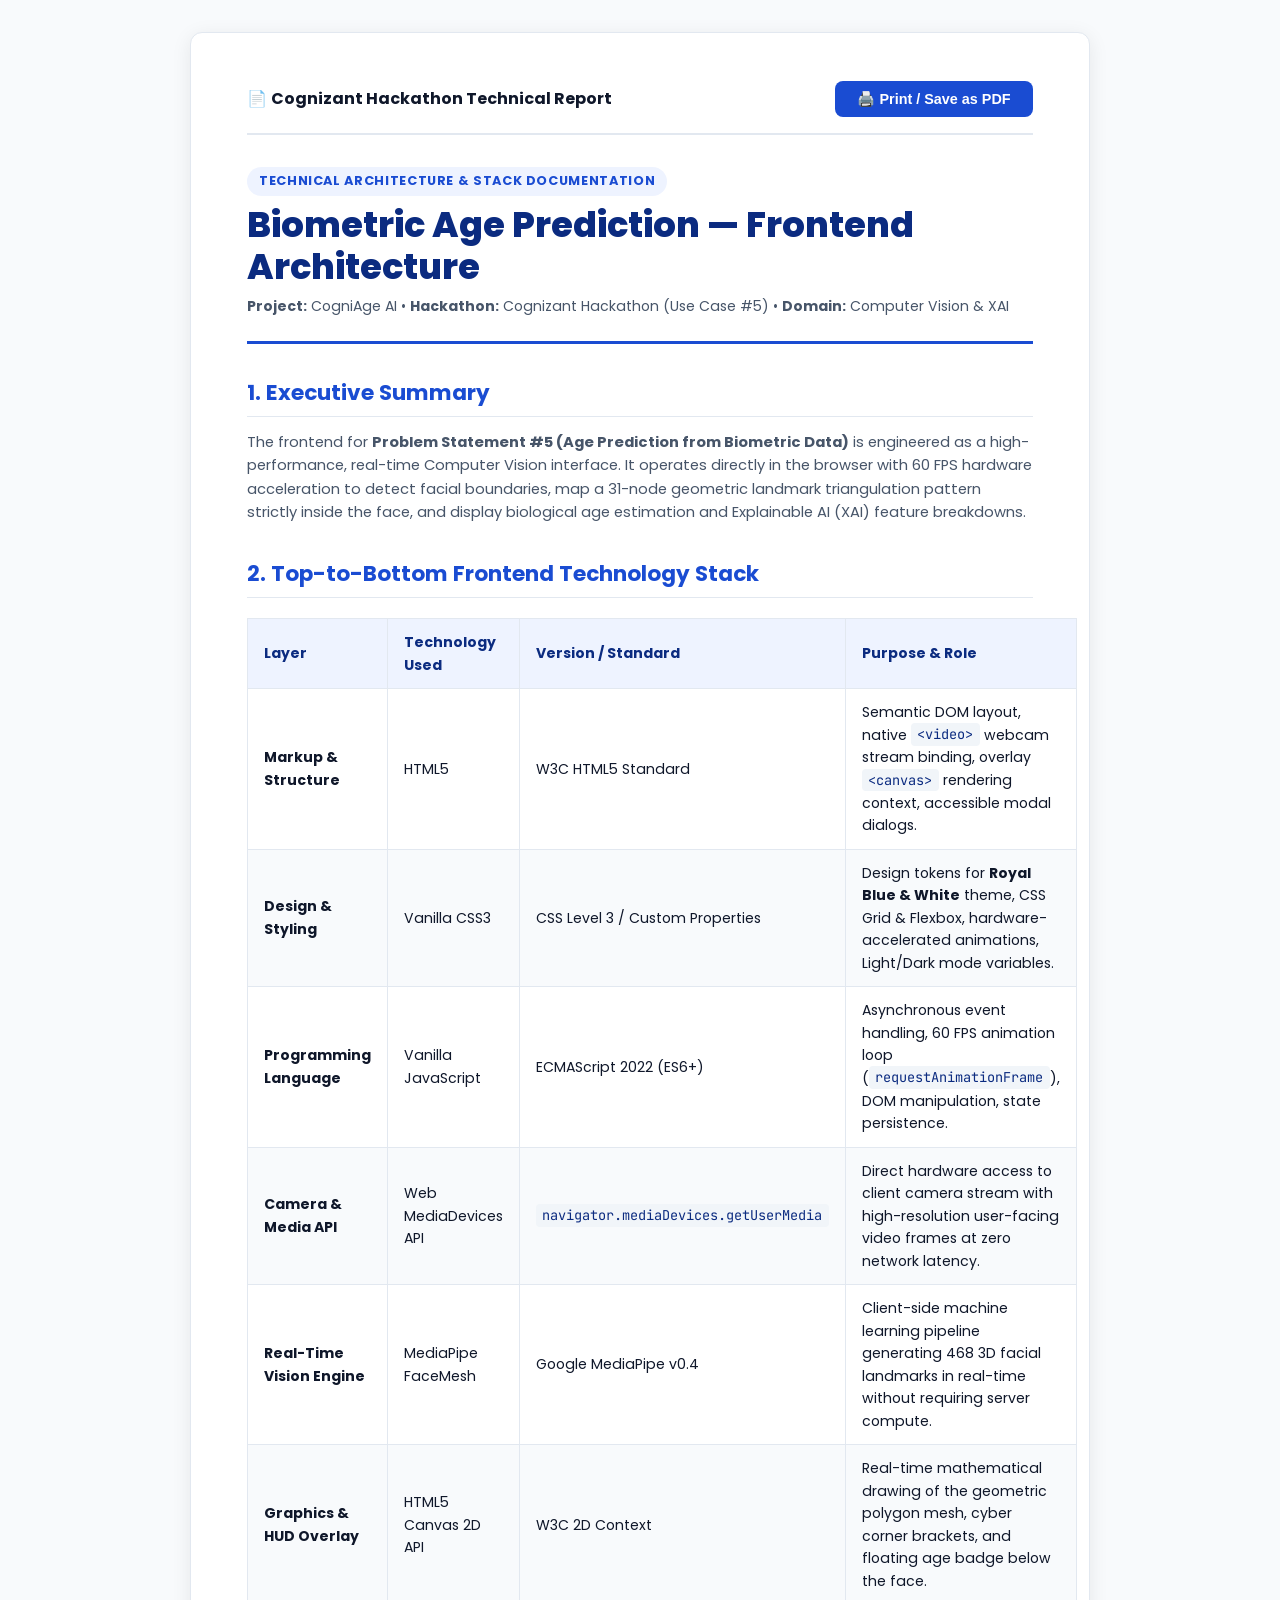
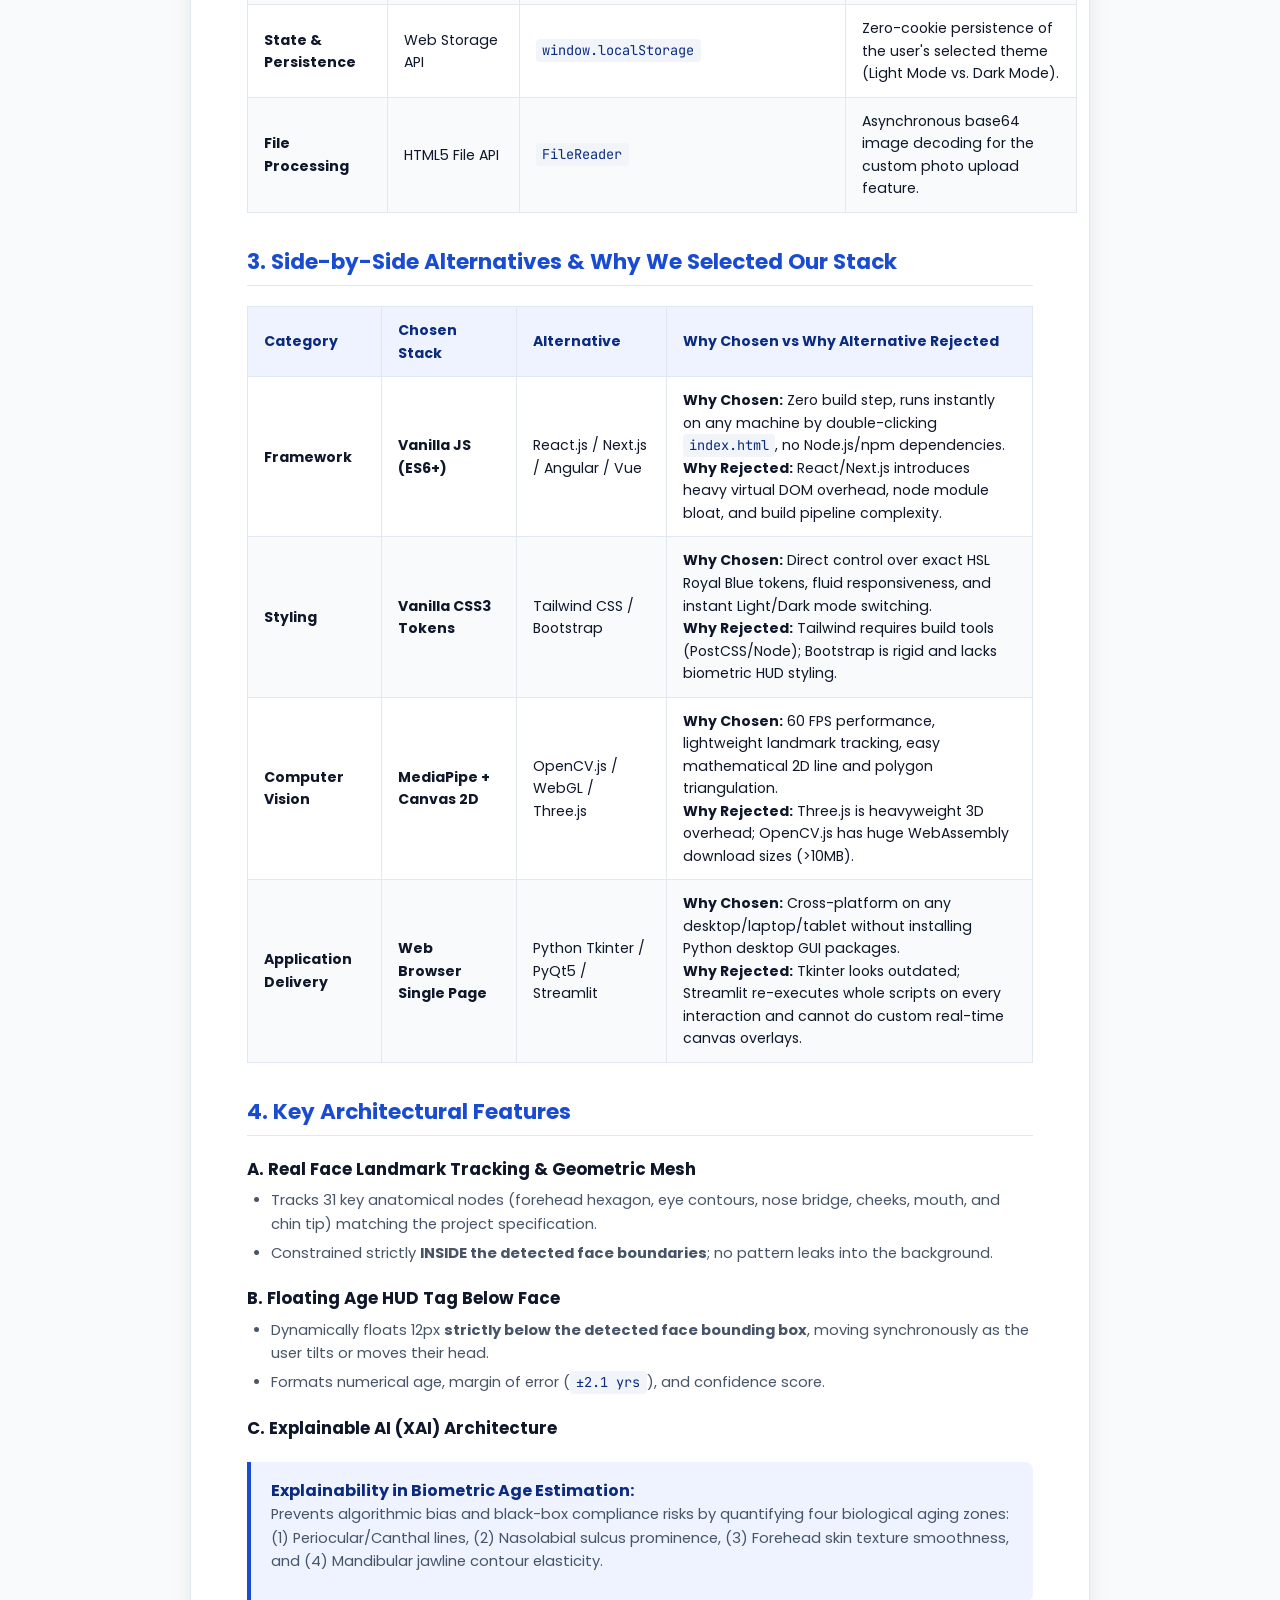
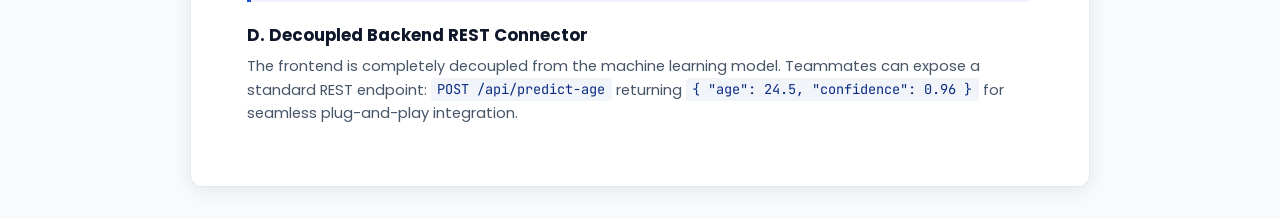
<file: frontend_documentation.html>
<!DOCTYPE html>
<html lang="en">
<head>
  <meta charset="UTF-8">
  <meta name="viewport" content="width=device-width, initial-scale=1.0">
  <title>CogniAge AI — Frontend Architecture & Tech Stack Documentation</title>
  <link rel="preconnect" href="https://fonts.googleapis.com">
  <link rel="preconnect" href="https://fonts.gstatic.com" crossorigin>
  <link href="https://fonts.googleapis.com/css2?family=Poppins:wght@300;400;500;600;700;800&family=JetBrains+Mono:wght@400;500;700&display=swap" rel="stylesheet">
  <style>
    :root {
      --primary: #1a4cd2;
      --primary-dark: #0b2b80;
      --primary-light: #eef3ff;
      --text-dark: #0f172a;
      --text-muted: #475569;
      --border: #cbd5e1;
      --bg: #ffffff;
      --accent-yellow: #ca8a04;
    }

    * { box-sizing: border-box; margin: 0; padding: 0; }
    body {
      font-family: 'Poppins', system-ui, sans-serif;
      color: var(--text-dark);
      background: #f8fafc;
      line-height: 1.6;
      padding: 2rem 1rem;
    }

    .doc-page {
      max-width: 900px;
      margin: 0 auto;
      background: #ffffff;
      padding: 3rem 3.5rem;
      border-radius: 12px;
      box-shadow: 0 4px 20px rgba(0, 0, 0, 0.08);
      border: 1px solid #e2e8f0;
    }

    .print-bar {
      display: flex;
      justify-content: space-between;
      align-items: center;
      margin-bottom: 2rem;
      padding-bottom: 1rem;
      border-bottom: 2px solid #e2e8f0;
    }

    .btn-print {
      background: var(--primary);
      color: #ffffff;
      border: none;
      padding: 0.6rem 1.4rem;
      border-radius: 8px;
      font-weight: 600;
      font-size: 0.9rem;
      cursor: pointer;
      display: inline-flex;
      align-items: center;
      gap: 0.5rem;
    }

    .btn-print:hover { background: var(--primary-dark); }

    .doc-header {
      border-bottom: 3px solid var(--primary);
      padding-bottom: 1.5rem;
      margin-bottom: 2rem;
    }

    .doc-badge {
      display: inline-block;
      background: var(--primary-light);
      color: var(--primary);
      font-weight: 700;
      font-size: 0.8rem;
      padding: 0.25rem 0.75rem;
      border-radius: 20px;
      text-transform: uppercase;
      letter-spacing: 0.05em;
      margin-bottom: 0.5rem;
    }

    h1 {
      font-size: 2.2rem;
      font-weight: 800;
      color: var(--primary-dark);
      line-height: 1.2;
      margin-bottom: 0.4rem;
    }

    .doc-meta {
      font-size: 0.88rem;
      color: var(--text-muted);
    }

    h2 {
      font-size: 1.35rem;
      font-weight: 700;
      color: var(--primary);
      margin-top: 2rem;
      margin-bottom: 0.85rem;
      padding-bottom: 0.35rem;
      border-bottom: 1px solid #e2e8f0;
    }

    h3 {
      font-size: 1.05rem;
      font-weight: 700;
      color: var(--text-dark);
      margin-top: 1.25rem;
      margin-bottom: 0.4rem;
    }

    p, li {
      font-size: 0.92rem;
      color: var(--text-muted);
      margin-bottom: 0.75rem;
    }

    ul, ol {
      padding-left: 1.5rem;
      margin-bottom: 1rem;
    }

    li { margin-bottom: 0.35rem; }

    code {
      font-family: 'JetBrains Mono', monospace;
      background: #f1f5f9;
      color: var(--primary-dark);
      padding: 0.15rem 0.4rem;
      border-radius: 4px;
      font-size: 0.85rem;
    }

    table {
      width: 100%;
      border-collapse: collapse;
      margin: 1.25rem 0;
      font-size: 0.88rem;
    }

    th, td {
      border: 1px solid #e2e8f0;
      padding: 0.75rem 1rem;
      text-align: left;
    }

    th {
      background: var(--primary-light);
      color: var(--primary-dark);
      font-weight: 700;
    }

    tr:nth-child(even) { background: #f8fafc; }

    .highlight-box {
      background: var(--primary-light);
      border-left: 4px solid var(--primary);
      padding: 1rem 1.25rem;
      border-radius: 0 8px 8px 0;
      margin: 1.25rem 0;
    }

    .highlight-box strong { color: var(--primary-dark); }

    @media print {
      body { background: #ffffff; padding: 0; }
      .doc-page { box-shadow: none; border: none; padding: 0; }
      .print-bar { display: none; }
    }
  </style>
</head>
<body>

  <div class="doc-page">
    
    <div class="print-bar">
      <span>📄 <strong>Cognizant Hackathon Technical Report</strong></span>
      <button class="btn-print" onclick="window.print()">🖨️ Print / Save as PDF</button>
    </div>

    <div class="doc-header">
      <span class="doc-badge">Technical Architecture & Stack Documentation</span>
      <h1>Biometric Age Prediction — Frontend Architecture</h1>
      <div class="doc-meta">
        <strong>Project:</strong> CogniAge AI • <strong>Hackathon:</strong> Cognizant Hackathon (Use Case #5) • <strong>Domain:</strong> Computer Vision & XAI
      </div>
    </div>

    <h2>1. Executive Summary</h2>
    <p>
      The frontend for <strong>Problem Statement #5 (Age Prediction from Biometric Data)</strong> is engineered as a high-performance, real-time Computer Vision interface. It operates directly in the browser with 60 FPS hardware acceleration to detect facial boundaries, map a 31-node geometric landmark triangulation pattern strictly inside the face, and display biological age estimation and Explainable AI (XAI) feature breakdowns.
    </p>

    <h2>2. Top-to-Bottom Frontend Technology Stack</h2>
    
    <table>
      <thead>
        <tr>
          <th>Layer</th>
          <th>Technology Used</th>
          <th>Version / Standard</th>
          <th>Purpose & Role</th>
        </tr>
      </thead>
      <tbody>
        <tr>
          <td><strong>Markup & Structure</strong></td>
          <td>HTML5</td>
          <td>W3C HTML5 Standard</td>
          <td>Semantic DOM layout, native <code>&lt;video&gt;</code> webcam stream binding, overlay <code>&lt;canvas&gt;</code> rendering context, accessible modal dialogs.</td>
        </tr>
        <tr>
          <td><strong>Design & Styling</strong></td>
          <td>Vanilla CSS3</td>
          <td>CSS Level 3 / Custom Properties</td>
          <td>Design tokens for <strong>Royal Blue & White</strong> theme, CSS Grid & Flexbox, hardware-accelerated animations, Light/Dark mode variables.</td>
        </tr>
        <tr>
          <td><strong>Programming Language</strong></td>
          <td>Vanilla JavaScript</td>
          <td>ECMAScript 2022 (ES6+)</td>
          <td>Asynchronous event handling, 60 FPS animation loop (<code>requestAnimationFrame</code>), DOM manipulation, state persistence.</td>
        </tr>
        <tr>
          <td><strong>Camera & Media API</strong></td>
          <td>Web MediaDevices API</td>
          <td><code>navigator.mediaDevices.getUserMedia</code></td>
          <td>Direct hardware access to client camera stream with high-resolution user-facing video frames at zero network latency.</td>
        </tr>
        <tr>
          <td><strong>Real-Time Vision Engine</strong></td>
          <td>MediaPipe FaceMesh</td>
          <td>Google MediaPipe v0.4</td>
          <td>Client-side machine learning pipeline generating 468 3D facial landmarks in real-time without requiring server compute.</td>
        </tr>
        <tr>
          <td><strong>Graphics & HUD Overlay</strong></td>
          <td>HTML5 Canvas 2D API</td>
          <td>W3C 2D Context</td>
          <td>Real-time mathematical drawing of the geometric polygon mesh, cyber corner brackets, and floating age badge below the face.</td>
        </tr>
        <tr>
          <td><strong>State & Persistence</strong></td>
          <td>Web Storage API</td>
          <td><code>window.localStorage</code></td>
          <td>Zero-cookie persistence of the user's selected theme (Light Mode vs. Dark Mode).</td>
        </tr>
        <tr>
          <td><strong>File Processing</strong></td>
          <td>HTML5 File API</td>
          <td><code>FileReader</code></td>
          <td>Asynchronous base64 image decoding for the custom photo upload feature.</td>
        </tr>
      </tbody>
    </table>

    <h2>3. Side-by-Side Alternatives & Why We Selected Our Stack</h2>

    <table>
      <thead>
        <tr>
          <th>Category</th>
          <th>Chosen Stack</th>
          <th>Alternative</th>
          <th>Why Chosen vs Why Alternative Rejected</th>
        </tr>
      </thead>
      <tbody>
        <tr>
          <td><strong>Framework</strong></td>
          <td><strong>Vanilla JS (ES6+)</strong></td>
          <td>React.js / Next.js / Angular / Vue</td>
          <td><strong>Why Chosen:</strong> Zero build step, runs instantly on any machine by double-clicking <code>index.html</code>, no Node.js/npm dependencies.<br><strong>Why Rejected:</strong> React/Next.js introduces heavy virtual DOM overhead, node module bloat, and build pipeline complexity.</td>
        </tr>
        <tr>
          <td><strong>Styling</strong></td>
          <td><strong>Vanilla CSS3 Tokens</strong></td>
          <td>Tailwind CSS / Bootstrap</td>
          <td><strong>Why Chosen:</strong> Direct control over exact HSL Royal Blue tokens, fluid responsiveness, and instant Light/Dark mode switching.<br><strong>Why Rejected:</strong> Tailwind requires build tools (PostCSS/Node); Bootstrap is rigid and lacks biometric HUD styling.</td>
        </tr>
        <tr>
          <td><strong>Computer Vision</strong></td>
          <td><strong>MediaPipe + Canvas 2D</strong></td>
          <td>OpenCV.js / WebGL / Three.js</td>
          <td><strong>Why Chosen:</strong> 60 FPS performance, lightweight landmark tracking, easy mathematical 2D line and polygon triangulation.<br><strong>Why Rejected:</strong> Three.js is heavyweight 3D overhead; OpenCV.js has huge WebAssembly download sizes (&gt;10MB).</td>
        </tr>
        <tr>
          <td><strong>Application Delivery</strong></td>
          <td><strong>Web Browser Single Page</strong></td>
          <td>Python Tkinter / PyQt5 / Streamlit</td>
          <td><strong>Why Chosen:</strong> Cross-platform on any desktop/laptop/tablet without installing Python desktop GUI packages.<br><strong>Why Rejected:</strong> Tkinter looks outdated; Streamlit re-executes whole scripts on every interaction and cannot do custom real-time canvas overlays.</td>
        </tr>
      </tbody>
    </table>

    <h2>4. Key Architectural Features</h2>
    
    <h3>A. Real Face Landmark Tracking & Geometric Mesh</h3>
    <ul>
      <li>Tracks 31 key anatomical nodes (forehead hexagon, eye contours, nose bridge, cheeks, mouth, and chin tip) matching the project specification.</li>
      <li>Constrained strictly <strong>INSIDE the detected face boundaries</strong>; no pattern leaks into the background.</li>
    </ul>

    <h3>B. Floating Age HUD Tag Below Face</h3>
    <ul>
      <li>Dynamically floats 12px <strong>strictly below the detected face bounding box</strong>, moving synchronously as the user tilts or moves their head.</li>
      <li>Formats numerical age, margin of error (<code>&plusmn;2.1 yrs</code>), and confidence score.</li>
    </ul>

    <h3>C. Explainable AI (XAI) Architecture</h3>
    <div class="highlight-box">
      <strong>Explainability in Biometric Age Estimation:</strong>
      <p>Prevents algorithmic bias and black-box compliance risks by quantifying four biological aging zones: (1) Periocular/Canthal lines, (2) Nasolabial sulcus prominence, (3) Forehead skin texture smoothness, and (4) Mandibular jawline contour elasticity.</p>
    </div>

    <h3>D. Decoupled Backend REST Connector</h3>
    <p>
      The frontend is completely decoupled from the machine learning model. Teammates can expose a standard REST endpoint:
      <code>POST /api/predict-age</code> returning <code>{ "age": 24.5, "confidence": 0.96 }</code> for seamless plug-and-play integration.
    </p>

  </div>

</body>
</html>
</file>
